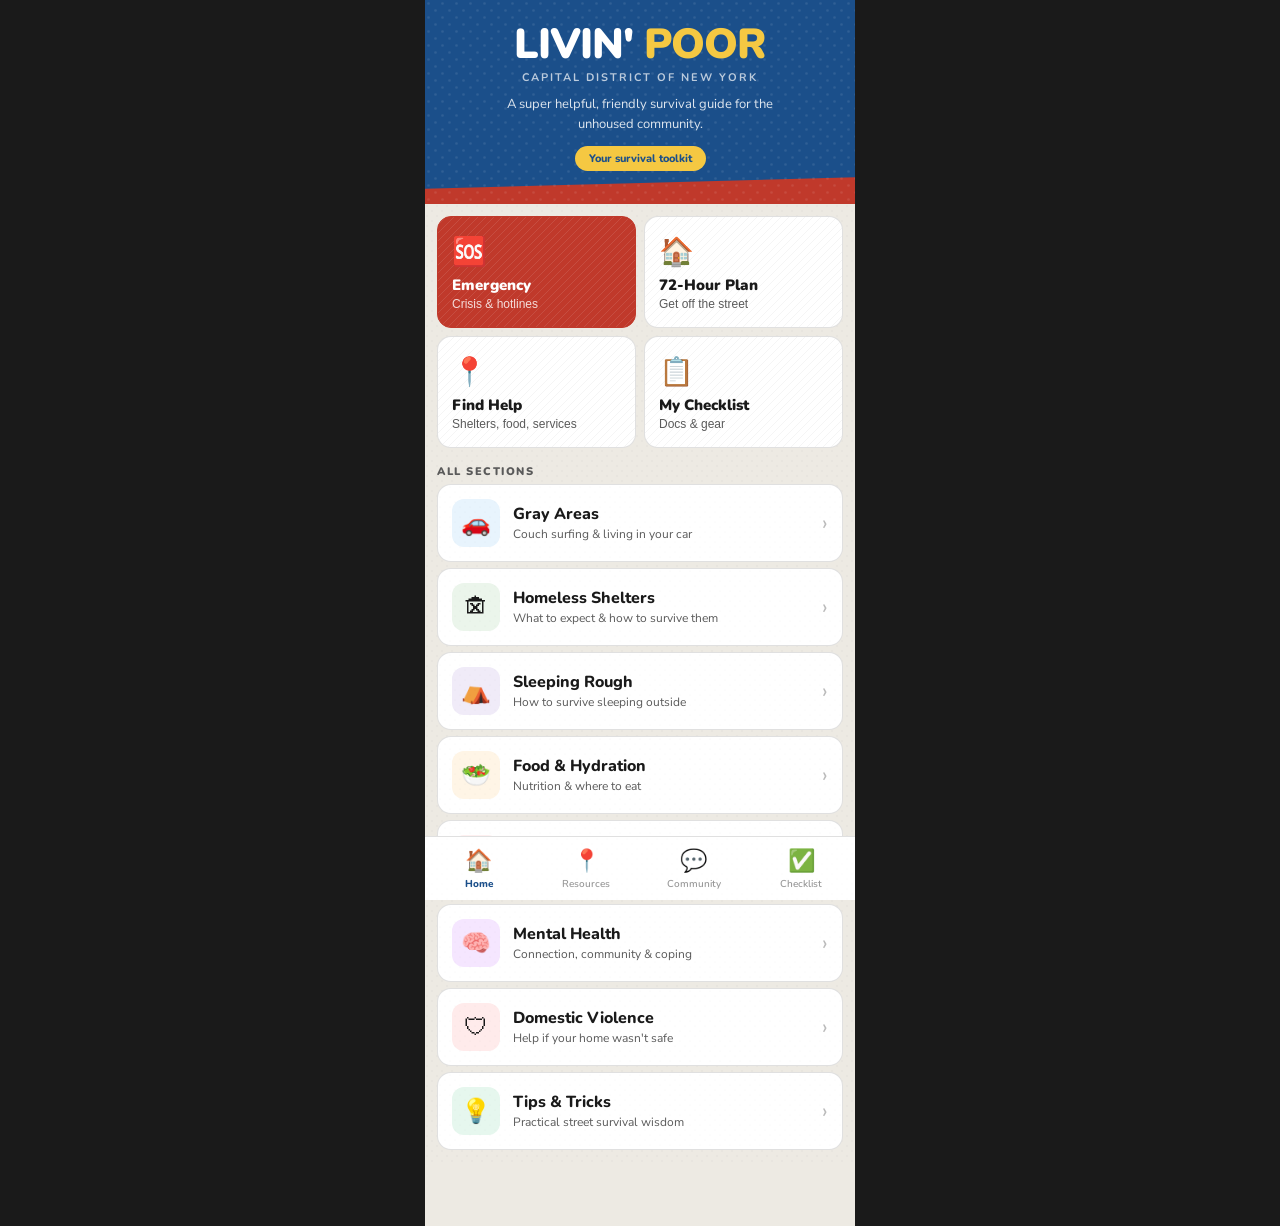
<file: Livin_Poor_App (5) (3).html>
<!DOCTYPE html>
<html lang="en">
<head>
<meta charset="UTF-8">
<meta name="viewport" content="width=device-width, initial-scale=1.0, maximum-scale=1.0">
<meta name="apple-mobile-web-app-capable" content="yes">
<meta name="apple-mobile-web-app-status-bar-style" content="black-translucent">
<title>Livin' Poor — Capital District Survival Guide</title>
<link rel="preconnect" href="https://fonts.googleapis.com">
<link href="https://fonts.googleapis.com/css2?family=Nunito:wght@400;600;700;800;900&family=Nunito+Sans:wght@400;600;700&display=swap" rel="stylesheet">
<style>
:root {
  --blue:#1B4F8A; --blue-dk:#0d3260; --green:#2D7A3A;
  --yellow:#F5C842; --orange:#E8762B; --red:#C0392B;
  --bg:#EDEAE3; --card:#fff; --text:#1a1a1a; --muted:#5a5a5a;
  --border:rgba(0,0,0,0.12);
  --fh:'Nunito',sans-serif; --fb:'Nunito Sans',sans-serif;
}
*{box-sizing:border-box;margin:0;padding:0;-webkit-tap-highlight-color:transparent;}
html,body{font-family:var(--fb);background:#1a1a1a;color:var(--text);height:100%;}
#app{max-width:430px;margin:0 auto;background:var(--bg);min-height:100vh;position:relative;}
.screen{display:none;flex-direction:column;min-height:100vh;}
.screen.active{display:flex;}

/* TEXTURES */
.tx-dots-wh{background-image:url("data:image/svg+xml,%3Csvg xmlns='http://www.w3.org/2000/svg' width='12' height='12'%3E%3Ccircle cx='3' cy='3' r='1.2' fill='rgba(255,255,255,0.1)'/%3E%3Ccircle cx='9' cy='9' r='1.2' fill='rgba(255,255,255,0.1)'/%3E%3C/svg%3E");}
.tx-dots-dk{background-image:url("data:image/svg+xml,%3Csvg xmlns='http://www.w3.org/2000/svg' width='10' height='10'%3E%3Ccircle cx='2' cy='2' r='0.7' fill='rgba(0,0,0,0.05)'/%3E%3Ccircle cx='7' cy='7' r='0.7' fill='rgba(0,0,0,0.05)'/%3E%3C/svg%3E");}

/* PAGE BG */
.page-bg{background-color:var(--bg);background-image:url("data:image/svg+xml,%3Csvg xmlns='http://www.w3.org/2000/svg' width='10' height='10'%3E%3Ccircle cx='2' cy='2' r='0.7' fill='rgba(0,0,0,0.05)'/%3E%3Ccircle cx='7' cy='7' r='0.7' fill='rgba(0,0,0,0.05)'/%3E%3C/svg%3E");flex:1;}

/* TOPBAR */
.topbar{background:var(--blue);color:white;padding:14px 16px 12px;display:flex;align-items:center;gap:10px;position:sticky;top:0;z-index:100;overflow:hidden;}
.topbar::before{content:'';position:absolute;inset:0;background-image:url("data:image/svg+xml,%3Csvg xmlns='http://www.w3.org/2000/svg' width='12' height='12'%3E%3Ccircle cx='3' cy='3' r='1.2' fill='rgba(255,255,255,0.1)'/%3E%3Ccircle cx='9' cy='9' r='1.2' fill='rgba(255,255,255,0.1)'/%3E%3C/svg%3E");pointer-events:none;}
.topbar-back{background:rgba(255,255,255,0.18);border:none;color:white;font-size:18px;width:38px;height:38px;border-radius:8px;cursor:pointer;display:flex;align-items:center;justify-content:center;font-family:var(--fh);flex-shrink:0;position:relative;z-index:1;}
.topbar-title{font-family:var(--fh);font-weight:800;font-size:17px;flex:1;position:relative;z-index:1;line-height:1.2;}
.topbar-action{background:rgba(255,255,255,0.18);border:none;color:white;font-family:var(--fh);font-weight:700;font-size:12px;padding:6px 12px;border-radius:8px;cursor:pointer;position:relative;z-index:1;}

/* HOME HERO */
.home-hero{background:var(--blue);padding:24px 16px 30px;color:white;text-align:center;position:relative;overflow:hidden;}
.home-hero::before{content:'';position:absolute;bottom:-10px;left:-20px;right:-20px;height:28px;background:var(--red);transform:rotate(-1.5deg);z-index:0;}
.home-hero::after{content:'';position:absolute;inset:0;background-image:url("data:image/svg+xml,%3Csvg xmlns='http://www.w3.org/2000/svg' width='14' height='14'%3E%3Ccircle cx='3.5' cy='3.5' r='1.3' fill='rgba(255,255,255,0.09)'/%3E%3Ccircle cx='10.5' cy='10.5' r='1.3' fill='rgba(255,255,255,0.09)'/%3E%3C/svg%3E");pointer-events:none;}
.home-hero>*{position:relative;z-index:1;}
.home-hero h1{font-family:var(--fh);font-weight:900;font-size:42px;letter-spacing:-1px;line-height:1;color:white;}
.home-hero h1 span{color:var(--yellow);}
.home-hero .sub{font-family:var(--fh);font-weight:700;font-size:11px;color:rgba(255,255,255,0.7);margin-top:4px;letter-spacing:2px;text-transform:uppercase;}
.home-hero .tagline{font-size:13px;color:rgba(255,255,255,0.85);margin-top:10px;line-height:1.5;max-width:300px;margin-left:auto;margin-right:auto;}
.tent-badge{background:var(--yellow);color:var(--blue);font-family:var(--fh);font-weight:800;font-size:11px;padding:5px 14px;border-radius:20px;display:inline-block;margin-top:12px;}
.red-rule{height:3px;background:var(--red);}
.red-rule::after{content:'';display:block;height:1px;background:rgba(192,57,43,0.25);}

/* QUICK ACTIONS */
.quick-actions{display:grid;grid-template-columns:repeat(2,1fr);gap:8px;padding:12px 12px 6px;}
.qa-btn{border:1.5px solid var(--border);border-radius:14px;padding:18px 14px 16px;cursor:pointer;text-align:left;background:var(--card);position:relative;overflow:hidden;width:100%;}
.qa-btn::after{content:'';position:absolute;inset:0;background-image:url("data:image/svg+xml,%3Csvg xmlns='http://www.w3.org/2000/svg' width='8' height='8'%3E%3Cpath d='M-1,1 l2,-2 M0,8 l8,-8 M6,10 l4,-4' stroke='rgba(0,0,0,0.04)' stroke-width='1'/%3E%3C/svg%3E");pointer-events:none;}
.qa-btn.urgent{background:var(--red);border-color:var(--red);}
.qa-btn.urgent::after{background-image:url("data:image/svg+xml,%3Csvg xmlns='http://www.w3.org/2000/svg' width='8' height='8'%3E%3Cpath d='M-1,1 l2,-2 M0,8 l8,-8 M6,10 l4,-4' stroke='rgba(255,255,255,0.1)' stroke-width='1'/%3E%3C/svg%3E");}
.qa-icon{font-size:28px;display:block;margin-bottom:8px;position:relative;z-index:1;}
.qa-label{font-family:var(--fh);font-weight:900;font-size:15px;display:block;color:var(--text);position:relative;z-index:1;line-height:1.2;}
.qa-btn.urgent .qa-label,.qa-btn.urgent .qa-desc{color:white;}
.qa-btn.urgent .qa-desc{color:rgba(255,255,255,0.82);}
.qa-desc{font-size:12px;color:var(--muted);margin-top:3px;display:block;position:relative;z-index:1;}

/* SECTION LABEL */
.sec-label{font-family:var(--fh);font-weight:900;font-size:11px;letter-spacing:1.5px;text-transform:uppercase;color:var(--muted);padding:10px 12px 5px;}

/* NAV LIST */
.nav-list{padding:0 12px 12px;display:flex;flex-direction:column;gap:6px;}
.nav-item{background:var(--card);border:1px solid var(--border);border-radius:14px;padding:14px;cursor:pointer;display:flex;align-items:center;gap:13px;position:relative;overflow:hidden;}
.nav-item::after{content:'';position:absolute;inset:0;background-image:url("data:image/svg+xml,%3Csvg xmlns='http://www.w3.org/2000/svg' width='10' height='10'%3E%3Ccircle cx='2' cy='2' r='0.6' fill='rgba(0,0,0,0.04)'/%3E%3Ccircle cx='7' cy='7' r='0.6' fill='rgba(0,0,0,0.04)'/%3E%3C/svg%3E");pointer-events:none;border-radius:inherit;}
.ni-icon{width:48px;height:48px;border-radius:12px;display:flex;align-items:center;justify-content:center;font-size:24px;flex-shrink:0;}
.ni-title{font-family:var(--fh);font-weight:800;font-size:16px;color:var(--text);}
.ni-desc{font-size:12px;color:var(--muted);margin-top:2px;line-height:1.3;}
.nav-arrow{color:#bbb;font-size:22px;flex-shrink:0;}

/* BOTTOM NAV */
.bnav{background:var(--card);border-top:1px solid var(--border);display:flex;position:sticky;bottom:0;z-index:100;overflow:hidden;}
.bnav::after{content:'';position:absolute;inset:0;background-image:url("data:image/svg+xml,%3Csvg xmlns='http://www.w3.org/2000/svg' width='10' height='10'%3E%3Ccircle cx='2' cy='2' r='0.55' fill='rgba(0,0,0,0.025)'/%3E%3Ccircle cx='7' cy='7' r='0.55' fill='rgba(0,0,0,0.025)'/%3E%3C/svg%3E");pointer-events:none;}
.bnav-item{flex:1;display:flex;flex-direction:column;align-items:center;padding:11px 4px 9px;cursor:pointer;border:none;background:none;position:relative;z-index:1;}
.bnav-item.active .bnav-ico{color:var(--blue);}
.bnav-item.active .bnav-lbl{color:var(--blue);font-weight:800;}
.bnav-ico{font-size:22px;color:#999;}
.bnav-lbl{font-family:var(--fh);font-size:10px;font-weight:600;color:#999;margin-top:3px;}

/* SECTION BANNERS */
.section-banner{padding:20px 16px 18px;position:relative;overflow:hidden;}
.section-banner.blue{background:var(--blue);}
.section-banner.green{background:var(--green);}
.section-banner.red{background:var(--red);}
.section-banner.orange{background:var(--orange);}
.section-banner.dark{background:#1a1a1a;}
.section-banner::after{content:'';position:absolute;inset:0;background-image:url("data:image/svg+xml,%3Csvg xmlns='http://www.w3.org/2000/svg' width='14' height='14'%3E%3Ccircle cx='3.5' cy='3.5' r='1.4' fill='rgba(255,255,255,0.08)'/%3E%3Ccircle cx='10.5' cy='10.5' r='1.4' fill='rgba(255,255,255,0.08)'/%3E%3C/svg%3E");pointer-events:none;}
.section-banner::before{content:'';position:absolute;bottom:0;left:0;right:0;height:18px;background-image:url("data:image/svg+xml,%3Csvg xmlns='http://www.w3.org/2000/svg' width='8' height='8'%3E%3Cpath d='M-1,1 l2,-2 M0,8 l8,-8 M6,10 l4,-4' stroke='rgba(0,0,0,0.18)' stroke-width='1.5'/%3E%3C/svg%3E");pointer-events:none;}
.section-banner h2{font-family:var(--fh);font-weight:900;font-size:26px;color:white;line-height:1.1;position:relative;z-index:1;}
.section-banner .lead{font-family:var(--fh);font-weight:700;font-size:13px;color:rgba(255,255,255,0.8);margin-top:6px;line-height:1.4;position:relative;z-index:1;}

/* CONTENT SCROLL */
.cscroll{flex:1;overflow-y:auto;-webkit-overflow-scrolling:touch;}
.pad{padding:16px;}
.mb8{margin-bottom:8px;} .mb16{margin-bottom:16px;} .mb20{margin-bottom:20px;}

/* CARDS */
.card{background:var(--card);border:1px solid var(--border);border-radius:14px;padding:13px 14px;margin-bottom:8px;position:relative;overflow:hidden;}
.card::after{content:'';position:absolute;inset:0;border-radius:inherit;background-image:url("data:image/svg+xml,%3Csvg xmlns='http://www.w3.org/2000/svg' width='10' height='10'%3E%3Ccircle cx='2' cy='2' r='0.6' fill='rgba(0,0,0,0.035)'/%3E%3Ccircle cx='7' cy='7' r='0.6' fill='rgba(0,0,0,0.035)'/%3E%3C/svg%3E");pointer-events:none;}
.card-inner{position:relative;z-index:1;}
.step-card{border-left:4px solid var(--blue);}
.step-card.green{border-left-color:var(--green);}
.step-card.orange{border-left-color:var(--orange);}
.step-card.red-l{border-left-color:var(--red);}
.step-title{font-family:var(--fh);font-weight:800;font-size:14px;color:var(--text);margin-bottom:4px;}
.step-body{font-size:13px;color:var(--muted);line-height:1.55;}

/* PHASE PILLS */
.phase-pill{display:inline-block;border-radius:20px;font-family:var(--fh);font-weight:800;font-size:12px;padding:5px 14px;margin-bottom:10px;color:white;position:relative;overflow:hidden;}
.phase-pill::after{content:'';position:absolute;inset:0;background-image:url("data:image/svg+xml,%3Csvg xmlns='http://www.w3.org/2000/svg' width='8' height='8'%3E%3Cpath d='M-1,1 l2,-2 M0,8 l8,-8 M6,10 l4,-4' stroke='rgba(255,255,255,0.12)' stroke-width='1'/%3E%3C/svg%3E");pointer-events:none;}

/* TIP CARDS */
.tip-card{border-radius:14px;padding:14px 16px;margin-bottom:9px;position:relative;overflow:hidden;}
.tip-card::after{content:'';position:absolute;inset:0;border-radius:inherit;background-image:url("data:image/svg+xml,%3Csvg xmlns='http://www.w3.org/2000/svg' width='8' height='8'%3E%3Cpath d='M-1,1 l2,-2 M0,8 l8,-8 M6,10 l4,-4' stroke='rgba(255,255,255,0.1)' stroke-width='1.2'/%3E%3C/svg%3E");pointer-events:none;}
.tip-num{font-family:var(--fh);font-weight:900;font-size:30px;opacity:0.25;line-height:1;margin-bottom:4px;color:white;position:relative;z-index:1;}
.tip-txt{font-family:var(--fh);font-weight:700;font-size:14px;color:white;line-height:1.5;position:relative;z-index:1;}

/* CHECKLIST */
.check-list{list-style:none;display:flex;flex-direction:column;gap:7px;}
.check-item{display:flex;align-items:flex-start;gap:10px;background:var(--card);border:1px solid var(--border);border-radius:10px;padding:11px 12px;cursor:pointer;position:relative;overflow:hidden;}
.check-item::after{content:'';position:absolute;inset:0;border-radius:inherit;background-image:url("data:image/svg+xml,%3Csvg xmlns='http://www.w3.org/2000/svg' width='10' height='10'%3E%3Ccircle cx='2' cy='2' r='0.55' fill='rgba(0,0,0,0.035)'/%3E%3Ccircle cx='7' cy='7' r='0.55' fill='rgba(0,0,0,0.035)'/%3E%3C/svg%3E");pointer-events:none;}
.check-box{width:24px;height:24px;border-radius:6px;border:2px solid var(--blue);flex-shrink:0;display:flex;align-items:center;justify-content:center;font-size:14px;background:white;margin-top:1px;transition:background 0.15s;position:relative;z-index:1;}
.check-item.checked .check-box{background:var(--green);border-color:var(--green);color:white;}
.check-item.checked .check-lbl{text-decoration:line-through;color:var(--muted);}
.check-lbl{font-family:var(--fh);font-weight:700;font-size:14px;position:relative;z-index:1;}
.check-note{font-size:12px;color:var(--muted);margin-top:3px;line-height:1.4;position:relative;z-index:1;}

/* RESOURCE CARDS */
.res-cat-lbl{font-family:var(--fh);font-weight:800;font-size:11px;letter-spacing:1.2px;text-transform:uppercase;color:var(--muted);margin-bottom:8px;}
.res-card{background:var(--card);border:1px solid var(--border);border-radius:14px;padding:13px 14px;margin-bottom:8px;display:flex;align-items:flex-start;gap:12px;position:relative;overflow:hidden;}
.res-card::after{content:'';position:absolute;inset:0;border-radius:inherit;background-image:url("data:image/svg+xml,%3Csvg xmlns='http://www.w3.org/2000/svg' width='10' height='10'%3E%3Ccircle cx='2' cy='2' r='0.6' fill='rgba(0,0,0,0.03)'/%3E%3Ccircle cx='7' cy='7' r='0.6' fill='rgba(0,0,0,0.03)'/%3E%3C/svg%3E");pointer-events:none;}
.res-icon{width:44px;height:44px;border-radius:10px;display:flex;align-items:center;justify-content:center;font-size:22px;flex-shrink:0;position:relative;z-index:1;}
.res-info{flex:1;position:relative;z-index:1;}
.res-name{font-family:var(--fh);font-weight:800;font-size:15px;color:var(--text);}
.res-addr{font-size:12px;color:var(--muted);margin-top:3px;line-height:1.4;}
.res-btns{display:flex;gap:6px;margin-top:8px;flex-wrap:wrap;}
.res-btn{background:none;border:1.5px solid var(--blue);color:var(--blue);border-radius:8px;font-family:var(--fh);font-weight:700;font-size:12px;padding:6px 10px;cursor:pointer;text-decoration:none;display:inline-block;}
.res-btn.call{background:var(--green);border-color:var(--green);color:white;}

/* ALERTS */
.alert{border-radius:12px;padding:12px 14px;margin-bottom:12px;display:flex;gap:10px;align-items:flex-start;position:relative;overflow:hidden;}
.alert.warn{background:#FFF8E1;border:1.5px solid #E6B800;}
.alert.danger{background:#FDECEC;border:1.5px solid var(--red);}
.alert.info{background:#E8F4FD;border:1.5px solid var(--blue);}
.alert::after{content:'';position:absolute;inset:0;border-radius:inherit;background-image:url("data:image/svg+xml,%3Csvg xmlns='http://www.w3.org/2000/svg' width='10' height='10'%3E%3Ccircle cx='2' cy='2' r='0.6' fill='rgba(0,0,0,0.03)'/%3E%3C/svg%3E");pointer-events:none;}
.alert-icon{font-size:18px;flex-shrink:0;margin-top:1px;position:relative;z-index:1;}
.alert-txt{font-size:13px;line-height:1.5;color:#2a2a2a;position:relative;z-index:1;}
.alert-txt strong{font-family:var(--fh);font-weight:800;display:block;margin-bottom:2px;}

/* INFO ROWS */
.info-row{display:flex;align-items:flex-start;gap:10px;padding:11px 0;border-bottom:1px solid var(--border);}
.info-row:last-child{border-bottom:none;}
.info-ico{font-size:20px;flex-shrink:0;width:28px;text-align:center;}
.info-lbl{font-family:var(--fh);font-weight:800;font-size:14px;color:var(--text);}
.info-val{font-size:12px;color:var(--muted);margin-top:2px;line-height:1.4;}

/* COMMUNITY BOARD */
.board-compose{background:var(--card);border-bottom:1px solid var(--border);padding:14px 16px;position:relative;overflow:hidden;}
.board-compose::after{content:'';position:absolute;inset:0;background-image:url("data:image/svg+xml,%3Csvg xmlns='http://www.w3.org/2000/svg' width='10' height='10'%3E%3Ccircle cx='2' cy='2' r='0.6' fill='rgba(0,0,0,0.03)'/%3E%3Ccircle cx='7' cy='7' r='0.6' fill='rgba(0,0,0,0.03)'/%3E%3C/svg%3E");pointer-events:none;}
.compose-lbl{font-family:var(--fh);font-weight:800;font-size:13px;color:var(--blue);margin-bottom:8px;position:relative;z-index:1;}
.compose-area{width:100%;border:1.5px solid var(--border);border-radius:10px;padding:10px 12px;font-family:var(--fb);font-size:15px;color:var(--text);resize:none;min-height:72px;background:var(--bg);outline:none;position:relative;z-index:1;-webkit-appearance:none;}
.compose-area:focus{border-color:var(--blue);}
.compose-foot{display:flex;align-items:center;justify-content:space-between;margin-top:8px;position:relative;z-index:1;}
.compose-hint{font-size:11px;color:var(--muted);}
.compose-submit{background:var(--blue);color:white;border:none;border-radius:10px;font-family:var(--fh);font-weight:800;font-size:14px;padding:10px 18px;cursor:pointer;}
.board-feed{padding:12px 16px;display:flex;flex-direction:column;gap:9px;}
.post{background:var(--card);border:1px solid var(--border);border-radius:14px;padding:13px 14px;position:relative;overflow:hidden;}
.post::before{content:'';position:absolute;top:0;left:0;bottom:0;width:3px;background:var(--blue);}
.post.pinned::before{background:var(--orange);}
.post::after{content:'';position:absolute;inset:0;border-radius:inherit;background-image:url("data:image/svg+xml,%3Csvg xmlns='http://www.w3.org/2000/svg' width='12' height='12'%3E%3Ccircle cx='3' cy='3' r='0.9' fill='rgba(0,0,0,0.03)'/%3E%3Ccircle cx='9' cy='9' r='0.9' fill='rgba(0,0,0,0.03)'/%3E%3C/svg%3E");pointer-events:none;}
.post-inner{position:relative;z-index:1;}
.post-hdr{display:flex;align-items:center;gap:8px;margin-bottom:8px;}
.post-av{width:34px;height:34px;border-radius:50%;display:flex;align-items:center;justify-content:center;font-family:var(--fh);font-weight:900;font-size:14px;color:white;flex-shrink:0;}
.post-name{font-family:var(--fh);font-weight:800;font-size:13px;color:var(--text);}
.post-time{font-size:11px;color:var(--muted);}
.admin-badge{background:var(--blue);color:white;font-family:var(--fh);font-weight:700;font-size:10px;padding:2px 7px;border-radius:20px;}
.pin-badge{background:var(--orange);color:white;font-family:var(--fh);font-weight:700;font-size:10px;padding:2px 7px;border-radius:6px;display:inline-block;margin-bottom:6px;}
.post-body{font-size:14px;line-height:1.6;color:var(--text);}
.post-acts{display:flex;gap:7px;margin-top:10px;}
.post-btn{background:none;border:1px solid var(--border);border-radius:8px;font-family:var(--fh);font-weight:700;font-size:12px;color:var(--muted);padding:5px 12px;cursor:pointer;}

/* ADMIN */
.fld-lbl{font-family:var(--fh);font-weight:700;font-size:13px;color:var(--text);margin-bottom:6px;display:block;}
.fld-in{width:100%;border:1.5px solid var(--border);border-radius:10px;padding:12px 14px;font-family:var(--fb);font-size:16px;color:var(--text);background:var(--card);outline:none;-webkit-appearance:none;}
.fld-in:focus{border-color:var(--blue);}
.login-btn{width:100%;background:var(--blue);color:white;border:none;border-radius:12px;font-family:var(--fh);font-weight:800;font-size:16px;padding:15px;cursor:pointer;margin-top:8px;}
.admin-stats{display:grid;grid-template-columns:repeat(2,1fr);gap:9px;margin-bottom:18px;}
.admin-stat{background:var(--card);border:1px solid var(--border);border-radius:12px;padding:14px;text-align:center;position:relative;overflow:hidden;}
.admin-stat::after{content:'';position:absolute;inset:0;background-image:url("data:image/svg+xml,%3Csvg xmlns='http://www.w3.org/2000/svg' width='10' height='10'%3E%3Ccircle cx='2' cy='2' r='0.6' fill='rgba(0,0,0,0.03)'/%3E%3Ccircle cx='7' cy='7' r='0.6' fill='rgba(0,0,0,0.03)'/%3E%3C/svg%3E");pointer-events:none;}
.admin-num{font-family:var(--fh);font-weight:900;font-size:30px;color:var(--blue);position:relative;z-index:1;}
.admin-nlbl{font-size:12px;color:var(--muted);margin-top:2px;position:relative;z-index:1;}
.admin-row{background:var(--card);border:1px solid var(--border);border-radius:12px;padding:12px 13px;margin-bottom:8px;position:relative;overflow:hidden;}
.admin-row::after{content:'';position:absolute;inset:0;background-image:url("data:image/svg+xml,%3Csvg xmlns='http://www.w3.org/2000/svg' width='10' height='10'%3E%3Ccircle cx='2' cy='2' r='0.55' fill='rgba(0,0,0,0.025)'/%3E%3C/svg%3E");pointer-events:none;}
.admin-preview{font-size:13px;color:var(--text);margin-bottom:6px;line-height:1.5;position:relative;z-index:1;}
.admin-meta{font-size:11px;color:var(--muted);margin-bottom:7px;position:relative;z-index:1;}
.admin-btns{display:flex;gap:6px;position:relative;z-index:1;}
.adm-btn{background:none;border:1px solid var(--border);border-radius:7px;font-size:12px;font-family:var(--fh);font-weight:700;padding:5px 12px;cursor:pointer;color:var(--muted);}
.adm-btn.del{border-color:var(--red);color:var(--red);}
.adm-btn.pin{border-color:var(--orange);color:var(--orange);}
.admin-sec-title{font-family:var(--fh);font-weight:900;font-size:17px;color:var(--blue);margin-bottom:12px;}
.body-txt{font-size:14px;line-height:1.7;color:var(--text);margin-bottom:12px;}
.tag{display:inline-block;background:rgba(27,79,138,0.1);color:var(--blue);font-family:var(--fh);font-weight:700;font-size:11px;padding:3px 10px;border-radius:20px;margin:2px 3px 2px 0;}
.tag.grn{background:rgba(45,122,58,0.12);color:var(--green);}
.tag.org{background:rgba(232,118,43,0.12);color:var(--orange);}
</style>
</head>
<body>
<div id="app">

<!-- ═══════════════ HOME ═══════════════ -->
<div class="screen active" id="s-home">
  <div class="home-hero">
    <h1>LIVIN' <span>POOR</span></h1>
    <div class="sub">Capital District of New York</div>
    <p class="tagline">A super helpful, friendly survival guide for the unhoused community.</p>
    <span class="tent-badge">Your survival toolkit</span>
  </div>
  <div class="red-rule"></div>
  <div class="page-bg">
    <div class="quick-actions">
      <button class="qa-btn urgent" onclick="go('s-emergency')">
        <span class="qa-icon">🆘</span>
        <span class="qa-label">Emergency</span>
        <span class="qa-desc">Crisis &amp; hotlines</span>
      </button>
      <button class="qa-btn" onclick="go('s-rehousing')">
        <span class="qa-icon">🏠</span>
        <span class="qa-label">72-Hour Plan</span>
        <span class="qa-desc">Get off the street</span>
      </button>
      <button class="qa-btn" onclick="go('s-resources')">
        <span class="qa-icon">📍</span>
        <span class="qa-label">Find Help</span>
        <span class="qa-desc">Shelters, food, services</span>
      </button>
      <button class="qa-btn" onclick="go('s-docs')">
        <span class="qa-icon">📋</span>
        <span class="qa-label">My Checklist</span>
        <span class="qa-desc">Docs &amp; gear</span>
      </button>
    </div>
    <div class="sec-label">All Sections</div>
    <div class="nav-list">
      <div class="nav-item" onclick="go('s-gray')"><div class="ni-icon" style="background:#E8F4FD;">🚗</div><div style="flex:1;"><div class="ni-title">Gray Areas</div><div class="ni-desc">Couch surfing &amp; living in your car</div></div><span class="nav-arrow">›</span></div>
      <div class="nav-item" onclick="go('s-shelters')"><div class="ni-icon" style="background:#EBF5EB;">🏚</div><div style="flex:1;"><div class="ni-title">Homeless Shelters</div><div class="ni-desc">What to expect &amp; how to survive them</div></div><span class="nav-arrow">›</span></div>
      <div class="nav-item" onclick="go('s-sleeping')"><div class="ni-icon" style="background:#F0EBF8;">⛺</div><div style="flex:1;"><div class="ni-title">Sleeping Rough</div><div class="ni-desc">How to survive sleeping outside</div></div><span class="nav-arrow">›</span></div>
      <div class="nav-item" onclick="go('s-food')"><div class="ni-icon" style="background:#FFF5E6;">🥗</div><div style="flex:1;"><div class="ni-title">Food &amp; Hydration</div><div class="ni-desc">Nutrition &amp; where to eat</div></div><span class="nav-arrow">›</span></div>
      <div class="nav-item" onclick="go('s-health')"><div class="ni-icon" style="background:#FEF0F0;">❤️</div><div style="flex:1;"><div class="ni-title">Health &amp; Hygiene</div><div class="ni-desc">Take care of your body</div></div><span class="nav-arrow">›</span></div>
      <div class="nav-item" onclick="go('s-mental')"><div class="ni-icon" style="background:#F5E6FF;">🧠</div><div style="flex:1;"><div class="ni-title">Mental Health</div><div class="ni-desc">Connection, community &amp; coping</div></div><span class="nav-arrow">›</span></div>
      <div class="nav-item" onclick="go('s-dv')"><div class="ni-icon" style="background:#FFEBEB;">🛡</div><div style="flex:1;"><div class="ni-title">Domestic Violence</div><div class="ni-desc">Help if your home wasn't safe</div></div><span class="nav-arrow">›</span></div>
      <div class="nav-item" onclick="go('s-tips')"><div class="ni-icon" style="background:#E6F7EE;">💡</div><div style="flex:1;"><div class="ni-title">Tips &amp; Tricks</div><div class="ni-desc">Practical street survival wisdom</div></div><span class="nav-arrow">›</span></div>
    </div>
  </div>
  <div class="bnav">
    <button class="bnav-item active" onclick="go('s-home')"><span class="bnav-ico">🏠</span><span class="bnav-lbl">Home</span></button>
    <button class="bnav-item" onclick="go('s-resources')"><span class="bnav-ico">📍</span><span class="bnav-lbl">Resources</span></button>
    <button class="bnav-item" onclick="go('s-board')"><span class="bnav-ico">💬</span><span class="bnav-lbl">Community</span></button>
    <button class="bnav-item" onclick="go('s-docs')"><span class="bnav-ico">✅</span><span class="bnav-lbl">Checklist</span></button>
  </div>
</div>

<!-- ═══════════════ EMERGENCY ═══════════════ -->
<div class="screen" id="s-emergency">
  <div class="topbar"><button class="topbar-back" onclick="back()">←</button><div class="topbar-title">Emergency Help</div></div>
  <div class="section-banner red"><h2>🆘 Emergency Help</h2><div class="lead">If you are in danger right now — call 911 immediately.</div></div>
  <div class="page-bg pad cscroll">
    <div class="alert danger mb8"><span class="alert-icon">⚠️</span><div class="alert-txt"><strong>In immediate danger?</strong>Call 911 right now. Do not wait.</div></div>
    <div class="res-card mb8" style="border-left:4px solid #C0392B;border-radius:14px;"><div class="res-icon" style="background:#FFEBEB;">📞</div><div class="res-info"><div class="res-name">Unity House DV Hotline</div><div class="res-addr">Domestic &amp; Sexual Violence — 24 hours, anonymous, collect calls accepted</div><div class="res-btns"><a class="res-btn call" href="tel:5182722370">Call (518) 272-2370</a><a class="res-btn" href="sms:5187206161">Text (518) 720-6161</a></div></div></div>
    <div class="res-card mb8" style="border-left:4px solid var(--blue);border-radius:14px;"><div class="res-icon" style="background:#E8F4FD;">🏥</div><div class="res-info"><div class="res-name">National Rehab Hotline</div><div class="res-addr">Substance abuse &amp; mental health crisis</div><div class="res-btns"><a class="res-btn call" href="tel:18008889773">Call Now</a></div></div></div>
    <div class="res-card" style="border-left:4px solid var(--orange);border-radius:14px;"><div class="res-icon" style="background:#FFF5E6;">❄️</div><div class="res-info"><div class="res-name">Code Blue Shelter Alert</div><div class="res-addr">Extra shelters open below 32°F. In freezing weather you can die within hours. Find shelter immediately.</div></div></div>
  </div>
</div>

<!-- ═══════════════ 72-HOUR ═══════════════ -->
<div class="screen" id="s-rehousing">
  <div class="topbar"><button class="topbar-back" onclick="back()">←</button><div class="topbar-title">72-Hour Rehousing Plan</div></div>
  <div class="section-banner blue"><h2>72-Hour Plan</h2><div class="lead">Don't panic. Here is what to do right now, step by step.</div></div>
  <div class="page-bg pad cscroll">
    <div class="mb20">
      <div class="phase-pill" style="background:var(--blue);">Within 24 Hours</div>
      <div class="card step-card mb8"><div class="card-inner"><div class="step-title">Breathe. Take physical action to calm down.</div><div class="step-body">Two sharp inhales, one long exhale. Or blow warm breath on the back of your upturned thumb. Repeat as much as you need.</div></div></div>
      <div class="card step-card mb8"><div class="card-inner"><div class="step-title">Gather your documents</div><div class="step-body">Put them in a folder. Birth certificate, Social Security card, insurance cards, library card.</div></div></div>
      <div class="card step-card mb8"><div class="card-inner"><div class="step-title">Do NOT drink or use drugs today</div><div class="step-body">Even if you normally do. You need a clear head for the next 72 hours. What you do after that is up to you.</div></div></div>
      <div class="card step-card mb8"><div class="card-inner"><div class="step-title">Buy a notebook and two pens</div><div class="step-body">Write everything down. Don't trust your memory right now. When people see you taking notes, they'll be more honest with you.</div></div></div>
      <div class="card step-card mb8"><div class="card-inner"><div class="step-title">Write down all nearby WiFi spots</div><div class="step-body">Libraries, McDonald's, some supermarkets. These are your lifelines.</div></div></div>
    </div>
    <div class="mb20">
      <div class="phase-pill" style="background:var(--green);">Within 48 Hours</div>
      <div class="card step-card green mb8"><div class="card-inner"><div class="step-title">Go to your local Dept. of Social Services</div><div class="step-body">They have emergency money and resources. Be patient and calm — you get more flies with honey than with vinegar.</div></div></div>
      <div class="card step-card green mb8"><div class="card-inner"><div class="step-title">Find a homeless shelter or assistance org</div><div class="step-body">Go early. Sign up for the waiting list. Ask about employment services, showers, and bus passes.</div></div></div>
      <div class="card step-card green mb8"><div class="card-inner"><div class="step-title">Get a mailing address</div><div class="step-body">P.O. Box works. Better: a "business address" at UPS or FedEx. You need a real street address for job applications.</div></div></div>
      <div class="card step-card green mb8"><div class="card-inner"><div class="step-title">Connect with a church</div><div class="step-body">Explain what happened. Don't ask for anything. Reach out to people you trust.</div></div></div>
    </div>
    <div class="mb20">
      <div class="phase-pill" style="background:var(--orange);">Within 72 Hours</div>
      <div class="card step-card orange mb8"><div class="card-inner"><div class="step-title">Get the cheapest phone you can find</div><div class="step-body">Make sure it supports WiFi so you can text and access the internet even without minutes.</div></div></div>
      <div class="card step-card orange mb8"><div class="card-inner"><div class="step-title">Understand: getting things is easier than getting money</div><div class="step-body">Non-profits get discounts on supplies. There's less stigma giving items than cash. Ask for items, not money.</div></div></div>
      <div class="card step-card orange mb8"><div class="card-inner"><div class="step-title">If you work or DSS is helping — don't look for an apartment yet</div><div class="step-body">Look for a private room. Landlords sometimes rent individual rooms — cheaper, with kitchen and bathroom access.</div></div></div>
    </div>
  </div>
</div>

<!-- ═══════════════ DOCS / CHECKLIST ═══════════════ -->
<div class="screen" id="s-docs">
  <div class="topbar"><button class="topbar-back" onclick="back()">←</button><div class="topbar-title">Documents &amp; Gear</div></div>
  <div class="section-banner dark"><h2>📋 Documents &amp; Gear</h2><div class="lead">Tap items to check them off. Documents can mean the difference between getting help or not.</div></div>
  <div class="page-bg pad cscroll">
    <div class="sec-label" style="padding:0 0 8px;">Essential Documents</div>
    <ul class="check-list mb20">
      <li class="check-item" onclick="chk(this)"><div class="check-box"></div><div><div class="check-lbl">Birth Certificate</div><div class="check-note">Hard to replace without other ID. Social services can help you get it.</div></div></li>
      <li class="check-item" onclick="chk(this)"><div class="check-box"></div><div><div class="check-lbl">Social Security Card</div><div class="check-note">Social service organizations can help you navigate getting this.</div></div></li>
      <li class="check-item" onclick="chk(this)"><div class="check-box"></div><div><div class="check-lbl">Driver's License or State ID</div><div class="check-note">Need birth cert + SSN card + mailing address to get this.</div></div></li>
      <li class="check-item" onclick="chk(this)"><div class="check-box"></div><div><div class="check-lbl">Medical Insurance Card</div><div class="check-note">Medicaid or Medicare card.</div></div></li>
      <li class="check-item" onclick="chk(this)"><div class="check-box"></div><div><div class="check-lbl">Medical Info Sheet</div><div class="check-note">Your conditions, past procedures, medications. Keep this on your person.</div></div></li>
      <li class="check-item" onclick="chk(this)"><div class="check-box"></div><div><div class="check-lbl">Library Card</div><div class="check-note">Easy to get. Gives you WiFi, computer access, and a safe warm place.</div></div></li>
    </ul>
    <div class="sec-label" style="padding:0 0 8px;">Backpack Wishlist</div>
    <ul class="check-list">
      <li class="check-item" onclick="chk(this)"><div class="check-box"></div><div><div class="check-lbl">Sleeping bag</div><div class="check-note">In a pinch, a solar/mylar blanket works.</div></div></li>
      <li class="check-item" onclick="chk(this)"><div class="check-box"></div><div><div class="check-lbl">Multi-tool</div><div class="check-note">Mid-grade. Everything you get should be replaceable.</div></div></li>
      <li class="check-item" onclick="chk(this)"><div class="check-box"></div><div><div class="check-lbl">Folding knife (under 4")</div><div class="check-note">For cutting cord and various uses. Keep in backpack, not on your person.</div></div></li>
      <li class="check-item" onclick="chk(this)"><div class="check-box"></div><div><div class="check-lbl">Lighter and matches</div><div class="check-note">Long barbecue lighter + strike-anywhere matches.</div></div></li>
      <li class="check-item" onclick="chk(this)"><div class="check-box"></div><div><div class="check-lbl">Sturdy can opener</div><div class="check-note">Get a good one. It has to actually work.</div></div></li>
      <li class="check-item" onclick="chk(this)"><div class="check-box"></div><div><div class="check-lbl">First aid kit</div><div class="check-note">Bandages, gauze, tweezers, antibiotic ointment, alcohol pads, pain relievers.</div></div></li>
      <li class="check-item" onclick="chk(this)"><div class="check-box"></div><div><div class="check-lbl">Plastic tumbler with lid and straw</div><div class="check-note">Always have water on you.</div></div></li>
      <li class="check-item" onclick="chk(this)"><div class="check-box"></div><div><div class="check-lbl">Two Sterno cans</div><div class="check-note">For heating foods that are better warm.</div></div></li>
      <li class="check-item" onclick="chk(this)"><div class="check-box"></div><div><div class="check-lbl">Notebook and pens</div><div class="check-note">Write everything down. Don't trust your memory.</div></div></li>
    </ul>
  </div>
  <div class="bnav">
    <button class="bnav-item" onclick="go('s-home')"><span class="bnav-ico">🏠</span><span class="bnav-lbl">Home</span></button>
    <button class="bnav-item" onclick="go('s-resources')"><span class="bnav-ico">📍</span><span class="bnav-lbl">Resources</span></button>
    <button class="bnav-item" onclick="go('s-board')"><span class="bnav-ico">💬</span><span class="bnav-lbl">Community</span></button>
    <button class="bnav-item active"><span class="bnav-ico">✅</span><span class="bnav-lbl">Checklist</span></button>
  </div>
</div>

<!-- ═══════════════ RESOURCES ═══════════════ -->
<div class="screen" id="s-resources">
  <div class="topbar"><button class="topbar-back" onclick="back()">←</button><div class="topbar-title">Find Help Near You</div></div>
  <div class="section-banner green"><h2>📍 Find Help</h2><div class="lead">Albany · Troy · Schenectady · Saratoga</div></div>
  <div class="page-bg pad cscroll">
    <div class="res-cat-lbl mb8">🍽 Food Resources</div>
    <div class="res-card"><div class="res-icon" style="background:#FFF5E6;">🍲</div><div class="res-info"><div class="res-name">FOCUS Churches Food Pantry</div><div class="res-addr">275 State St, Albany, NY 12210</div><div class="res-btns"><a class="res-btn call" href="tel:5184654200">📞 Call</a><a class="res-btn" href="https://maps.apple.com/?q=275+State+St+Albany+NY">🗺 Directions</a></div></div></div>
    <div class="res-card"><div class="res-icon" style="background:#EBF5EB;">🥘</div><div class="res-info"><div class="res-name">Unity House Food Pantry</div><div class="res-addr">2431 6th Ave, Troy, NY 12180</div><div class="res-btns"><a class="res-btn call" href="tel:5182721000">📞 Call</a><a class="res-btn" href="https://maps.apple.com/?q=2431+6th+Ave+Troy+NY">🗺 Directions</a></div></div></div>
    <div class="res-card"><div class="res-icon" style="background:#FFF5E6;">🏬</div><div class="res-info"><div class="res-name">Bethesda House Food Pantry</div><div class="res-addr">834 State St, Schenectady, NY 12307</div><div class="res-btns"><a class="res-btn call" href="tel:5183747873">📞 (518) 374-7873</a></div></div></div>
    <div class="res-card mb16"><div class="res-icon" style="background:#E8F4FD;">🏦</div><div class="res-info"><div class="res-name">Regional Food Bank of NENY</div><div class="res-addr">965 Albany Shaker Rd, Latham, NY 12110</div><div class="res-btns"><a class="res-btn call" href="tel:5184584760">📞 Call</a></div></div></div>

    <div class="res-cat-lbl mb8">🏛 Dept. of Social Services</div>
    <div class="res-card"><div class="res-icon" style="background:#E8F4FD;">🏛</div><div class="res-info"><div class="res-name">Albany County DSS</div><div class="res-addr">162 Washington Ave, Albany NY 12203</div><div class="res-btns"><a class="res-btn call" href="tel:5184657282">📞 (518) 465-7282</a></div></div></div>
    <div class="res-card"><div class="res-icon" style="background:#EBF5EB;">🏛</div><div class="res-info"><div class="res-name">Rensselaer County DSS</div><div class="res-addr">1229 Seventh Ave, Troy NY 12180</div><div class="res-btns"><a class="res-btn call" href="tel:5182726008">📞 (518) 272-6008</a></div></div></div>
    <div class="res-card"><div class="res-icon" style="background:#F5E6FF;">🏛</div><div class="res-info"><div class="res-name">Schenectady County DSS</div><div class="res-addr">245 Jay St, Schenectady NY 12306</div><div class="res-btns"><a class="res-btn call" href="tel:5185558712">📞 (518) 555-8712</a></div></div></div>
    <div class="res-card mb16"><div class="res-icon" style="background:#FFF5E6;">🏛</div><div class="res-info"><div class="res-name">Saratoga County DSS</div><div class="res-addr">152 W High St, Ballston Spa NY 12020</div><div class="res-btns"><a class="res-btn call" href="tel:5185558712">📞 (518) 555-8712</a></div></div></div>

    <div class="res-cat-lbl mb8">🏚 Area Shelters</div>
    <div class="res-card"><div class="res-icon" style="background:#EBF5EB;">⛪</div><div class="res-info"><div class="res-name">City Mission</div><div class="res-addr">425 Hamilton St, Schenectady NY 12305</div><div class="res-btns"><a class="res-btn call" href="tel:5183889083">📞 Call</a></div></div></div>
    <div class="res-card"><div class="res-icon" style="background:#E8F4FD;">🏠</div><div class="res-info"><div class="res-name">Outreach Shelter</div><div class="res-addr">123 Main St S, Schenectady NY</div><div class="res-btns"><a class="res-btn call" href="tel:5183889083">📞 (518) 388-9083</a></div></div></div>
    <div class="res-card"><div class="res-icon" style="background:#FFF5E6;">✝️</div><div class="res-info"><div class="res-name">St. Joseph's</div><div class="res-addr">123 Main Street, Schenectady NY</div><div class="res-btns"><a class="res-btn call" href="tel:5183889083">📞 (518) 388-9083</a></div></div></div>
    <div class="res-card mb16"><div class="res-icon" style="background:#EBF5EB;">🌅</div><div class="res-info"><div class="res-name">Morning Harvest</div><div class="res-addr">123 Main Street, Schenectady NY</div><div class="res-btns"><a class="res-btn call" href="tel:5183889083">📞 (518) 388-9083</a></div></div></div>

    <div class="res-cat-lbl mb8">🧠 Mental Health &amp; Substance Use</div>
    <div class="res-card"><div class="res-icon" style="background:#F5E6FF;">💊</div><div class="res-info"><div class="res-name">SPARC — St. Peter's Addiction Recovery</div><div class="res-addr">Cohoes, NY — substance abuse rehab</div><div class="res-btns"><a class="res-btn" href="https://sparc-st-peters-addiction-recovery-center-cohoes.com">🌐 Website</a></div></div></div>
    <div class="res-card"><div class="res-icon" style="background:#E8F4FD;">🧠</div><div class="res-info"><div class="res-name">NAMI</div><div class="res-addr">nami.org — Advocacy &amp; Direct Services</div><div class="res-btns"><a class="res-btn" href="https://www.nami.org">🌐 nami.org</a></div></div></div>
    <div class="res-card mb16"><div class="res-icon" style="background:#EBF5EB;">📱</div><div class="res-info"><div class="res-name">NYS OASAS Hopeline</div><div class="res-addr">oasas.ny.gov/hopeline</div><div class="res-btns"><a class="res-btn call" href="tel:18774662835">📞 Hopeline</a></div></div></div>

    <div class="res-cat-lbl mb8">🛡 Community Help</div>
    <div class="res-card"><div class="res-icon" style="background:#FFEBEB;">⚖️</div><div class="res-info"><div class="res-name">Legal Help</div><div class="res-addr">2476 Continental St, Albany NY 12204</div><div class="res-btns"><a class="res-btn call" href="tel:5182357282">📞 (518) 235-7282</a></div></div></div>
    <div class="res-card"><div class="res-icon" style="background:#E8F4FD;">💊</div><div class="res-info"><div class="res-name">Medicine of the Capital District</div><div class="res-addr">1854 Route 9, Clifton Park NY 12065</div><div class="res-btns"><a class="res-btn call" href="tel:5185837832">📞 (518) 583-7832</a></div></div></div>
    <div class="res-card"><div class="res-icon" style="background:#EBF5EB;">👕</div><div class="res-info"><div class="res-name">Clothing of the Capital District</div><div class="res-addr">1854 Route 9, Clifton Park NY 12065</div><div class="res-btns"><a class="res-btn call" href="tel:5185837832">📞 (518) 583-7832</a></div></div></div>
    <div class="res-card"><div class="res-icon" style="background:#FFF5E6;">🛋</div><div class="res-info"><div class="res-name">Furniture of the Capital District</div><div class="res-addr">1854 Route 9, Clifton Park NY 12065</div><div class="res-btns"><a class="res-btn call" href="tel:5185837832">📞 (518) 583-7832</a></div></div></div>
    <div class="res-card"><div class="res-icon" style="background:#F5E6FF;">🐾</div><div class="res-info"><div class="res-name">Pet Vaccinations</div><div class="res-addr">2476 Continental St, Albany NY 12204</div><div class="res-btns"><a class="res-btn call" href="tel:5182357282">📞 (518) 235-7282</a></div></div></div>
    <div class="res-card"><div class="res-icon" style="background:#E8F4FD;">📱</div><div class="res-info"><div class="res-name">Phones &amp; Chargers</div><div class="res-addr">2476 Continental St, Albany NY 12204</div><div class="res-btns"><a class="res-btn call" href="tel:5182357282">📞 (518) 235-7282</a></div></div></div>
    <div class="res-card mb8"><div class="res-icon" style="background:#EBF5EB;">🚿</div><div class="res-info"><div class="res-name">Showers</div><div class="res-addr">2476 Continental St, Albany NY 12204</div><div class="res-btns"><a class="res-btn call" href="tel:5182357282">📞 (518) 235-7282</a></div></div></div>
  </div>
  <div class="bnav">
    <button class="bnav-item" onclick="go('s-home')"><span class="bnav-ico">🏠</span><span class="bnav-lbl">Home</span></button>
    <button class="bnav-item active"><span class="bnav-ico">📍</span><span class="bnav-lbl">Resources</span></button>
    <button class="bnav-item" onclick="go('s-board')"><span class="bnav-ico">💬</span><span class="bnav-lbl">Community</span></button>
    <button class="bnav-item" onclick="go('s-docs')"><span class="bnav-ico">✅</span><span class="bnav-lbl">Checklist</span></button>
  </div>
</div>

<!-- ═══════════════ GRAY AREAS ═══════════════ -->
<div class="screen" id="s-gray">
  <div class="topbar"><button class="topbar-back" onclick="back()">←</button><div class="topbar-title">Gray Areas</div></div>
  <div class="section-banner" style="background:#1a1a1a;"><h2>🚗 Gray Areas</h2><div class="lead">Not all homelessness is sleeping on a park bench. You may have cushions.</div></div>
  <div class="page-bg pad cscroll">
    <p class="body-txt">About 45,000–67,500 people currently live in their cars. 75% of unsheltered people couchsurfed in the year before. The overriding principle: be as inconspicuous as possible.</p>
    <div class="sec-label" style="padding:0 0 8px;">If You're Couch Surfing</div>
    <div class="tip-card" style="background:var(--blue);"><div class="tip-num">01</div><div class="tip-txt">Leave no trace. Clean up immediately. Make it look like you're not there. Give your host privacy.</div></div>
    <div class="tip-card" style="background:var(--green);"><div class="tip-num">02</div><div class="tip-txt">Don't keep asking. Ask for only one general thing from each person in your support network. Prevents burnout.</div></div>
    <div class="tip-card" style="background:var(--orange);"><div class="tip-num">03</div><div class="tip-txt">Report progress. Keep your host updated on steps toward housing. Stick to progress in leaving.</div></div>
    <div class="sec-label" style="padding:12px 0 8px;">If You're Living in Your Car</div>
    <div class="info-row"><span class="info-ico">📋</span><div><div class="info-lbl">Keep registration and inspection current</div><div class="info-val">A legal-looking car is invisible to police.</div></div></div>
    <div class="info-row"><span class="info-ico">🚗</span><div><div class="info-lbl">Move the car every night</div><div class="info-val">Stay in commercial areas, not residential neighborhoods.</div></div></div>
    <div class="info-row"><span class="info-ico">🌙</span><div><div class="info-lbl">Slight window tint helps</div><div class="info-val">People have to actively stare to notice someone sleeping inside.</div></div></div>
    <div class="info-row"><span class="info-ico">👔</span><div><div class="info-lbl">Library card + thrift store business casual</div><div class="info-val">Walk anywhere in a commercial area and no one gives you a second look.</div></div></div>
  </div>
</div>

<!-- ═══════════════ SHELTERS ═══════════════ -->
<div class="screen" id="s-shelters">
  <div class="topbar"><button class="topbar-back" onclick="back()">←</button><div class="topbar-title">Homeless Shelters</div></div>
  <div class="section-banner" style="background:#2D4A1E;"><h2>🏚 Homeless Shelters</h2><div class="lead">What to expect and how to survive them.</div></div>
  <div class="page-bg pad cscroll">
    <div class="alert warn mb8"><span class="alert-icon">📌</span><div class="alert-txt"><strong>Go early.</strong> Shelters fill up. Show up at opening time to sign up for a bed. The early bird catches the worm.</div></div>
    <p class="body-txt">Shelters aren't easy. Everything people deal with on the street comes into an enclosed space. Things get stolen. People fight. But the workers there pull miracles from nothing every day.</p>
    <div class="sec-label" style="padding:0 0 8px;">5 Ways to Survive a Shelter</div>
    <div class="tip-card" style="background:var(--blue);"><div class="tip-num">1</div><div class="tip-txt">Stash valuables before you enter. You're there to sleep and maybe eat — not to keep your stuff.</div></div>
    <div class="tip-card" style="background:#3a3a3a;"><div class="tip-num">2</div><div class="tip-txt">Blend in. Wear bland clothing. No political or religious statements. A shelter isn't where you express yourself.</div></div>
    <div class="tip-card" style="background:#5a3a8a;"><div class="tip-num">3</div><div class="tip-txt">Tie your shoes to your body with shoelaces when you sleep. It won't stop a thief but it'll wake you up.</div></div>
    <div class="tip-card" style="background:var(--orange);"><div class="tip-num">4</div><div class="tip-txt">Follow all the rules, every time. Assume they all apply to you even if you've been allowed to break one before.</div></div>
    <div class="tip-card" style="background:var(--green);"><div class="tip-num">5</div><div class="tip-txt">Take advantage of everything offered: meals, showers, casework, referrals. Shelters move things faster than you can alone.</div></div>
  </div>
</div>

<!-- ═══════════════ SLEEPING ROUGH ═══════════════ -->
<div class="screen" id="s-sleeping">
  <div class="topbar"><button class="topbar-back" onclick="back()">←</button><div class="topbar-title">Sleeping Rough</div></div>
  <div class="section-banner" style="background:#2c2c2c;"><h2>⛺ Sleeping Rough</h2><div class="lead">One of the hardest things. Here's how to stay safe.</div></div>
  <div class="page-bg pad cscroll">
    <div class="alert danger mb8"><span class="alert-icon">❄️</span><div class="alert-txt"><strong>Below freezing: find a Code Blue shelter now.</strong> Exposure can kill in hours. Do not wait.</div></div>
    <div class="alert warn mb16"><span class="alert-icon">⚖️</span><div class="alert-txt"><strong>Legal reminder:</strong> Laws vary everywhere. Sleeping on private property without permission may be trespassing. This is general info, not legal advice.</div></div>
    <div class="sec-label" style="padding:0 0 8px;">The Triple Threat</div>
    <div class="res-card mb8"><div class="res-icon" style="background:#FFF5E6;">🌧</div><div class="res-info"><div class="res-name">Elements</div><div class="res-addr">Get cardboard, a tarp, or bubble wrap between you and the ground — even warm nights, the ground pulls out body heat.</div></div></div>
    <div class="res-card mb8"><div class="res-icon" style="background:#FFEBEB;">🐀</div><div class="res-info"><div class="res-name">Animals</div><div class="res-addr">Keep food trash far from where you sleep. Think like a camper. Any open food stored away.</div></div></div>
    <div class="res-card mb16"><div class="res-icon" style="background:#F5E6FF;">👁</div><div class="res-info"><div class="res-name">People</div><div class="res-addr">Scout your spot at different times. A good daylight spot may not be private at night.</div></div></div>
    <div class="sec-label" style="padding:0 0 8px;">Smart Habits</div>
    <div class="info-row"><span class="info-ico">🔦</span><div><div class="info-lbl">Light discipline</div><div class="info-val">Phone screen is visible. A lit cigarette has light and smell. Keep light aimed down.</div></div></div>
    <div class="info-row"><span class="info-ico">🚫</span><div><div class="info-lbl">Avoid drainage ditches and depressions</div><div class="info-val">Hidden but can flood. Tempting, dangerous.</div></div></div>
    <div class="info-row"><span class="info-ico">🧹</span><div><div class="info-lbl">Leave no trace</div><div class="info-val">Mess = police call = losing the spot.</div></div></div>
    <div class="info-row"><span class="info-ico">🏙</span><div><div class="info-lbl">Avoid residential neighborhoods</div><div class="info-val">Barking dogs, concerned neighbors. Commercial areas are safer.</div></div></div>
  </div>
</div>

<!-- ═══════════════ FOOD ═══════════════ -->
<div class="screen" id="s-food">
  <div class="topbar"><button class="topbar-back" onclick="back()">←</button><div class="topbar-title">Food &amp; Hydration</div></div>
  <div class="section-banner green"><h2>🥗 Food &amp; Hydration</h2><div class="lead">You're an athlete now. Treat your body that way.</div></div>
  <div class="page-bg pad cscroll">
    <div class="alert info mb16"><span class="alert-icon">💧</span><div class="alert-txt"><strong>Water first.</strong> You can survive 2 months without food. You have 3 days without water. Hydration is survival, not a back-burner thing.</div></div>
    <div class="sec-label" style="padding:0 0 8px;">The 4 Macros — Know Your Fuel</div>
    <div class="res-card mb8"><div class="res-icon" style="background:#EBF5EB;">🥩</div><div class="res-info"><div class="res-name">Protein</div><div class="res-addr">Builds muscle. Burns steady. Meat, beans, nuts. The healthiest energy source.</div><div style="margin-top:6px;"><span class="tag grn">Most Important</span></div></div></div>
    <div class="res-card mb8"><div class="res-icon" style="background:#FFF5E6;">🍞</div><div class="res-info"><div class="res-name">Carbohydrates</div><div class="res-addr">Fast energy. Burns quick. If you're diabetic, watch your intake carefully.</div><div style="margin-top:6px;"><span class="tag org">Quick Energy</span></div></div></div>
    <div class="res-card mb8"><div class="res-icon" style="background:#FFEBEB;">🧈</div><div class="res-info"><div class="res-name">Fats</div><div class="res-addr">Long-burning energy. If it's cold and you're outside, you want fats. Dairy, eggs, nuts, red meat.</div><div style="margin-top:6px;"><span class="tag">Cold Weather</span></div></div></div>
    <div class="res-card mb16"><div class="res-icon" style="background:#E8F4FD;">🥦</div><div class="res-info"><div class="res-name">Fiber</div><div class="res-addr">Vegetables, fruits, grains. Vitamins, nutrients, digestive health. The toothbrush for your intestines.</div></div></div>
    <div class="sec-label" style="padding:0 0 8px;">Drinks Ranked</div>
    <div class="info-row"><span class="info-ico">💧</span><div><div class="info-lbl">Water</div><div class="info-val">Best. Zero sugar, zero calories. Fountain water at convenience stores is cheap or free.</div></div></div>
    <div class="info-row"><span class="info-ico">🥛</span><div><div class="info-lbl">Milk</div><div class="info-val">Electrolytes and protein. Good, but spoils fast in heat.</div></div></div>
    <div class="info-row"><span class="info-ico">🥤</span><div><div class="info-lbl">Sugary drinks</div><div class="info-val">Can worsen dehydration when sick. Avoid if possible.</div></div></div>
    <div class="info-row"><span class="info-ico">🍺</span><div><div class="info-lbl">Alcohol</div><div class="info-val">Does NOT count as hydration. Makes dehydration worse. Avoid when surviving.</div></div></div>
  </div>
</div>

<!-- ═══════════════ HEALTH ═══════════════ -->
<div class="screen" id="s-health">
  <div class="topbar"><button class="topbar-back" onclick="back()">←</button><div class="topbar-title">Health &amp; Hygiene</div></div>
  <div class="section-banner red"><h2>❤️ Health &amp; Hygiene</h2><div class="lead">Your body is your home now. Take care of it.</div></div>
  <div class="page-bg pad cscroll">
    <div class="alert warn mb16"><span class="alert-icon">⚕️</span><div class="alert-txt"><strong>Not medical advice.</strong> If something is wrong, seek a health professional — even the ER. Your life will get better. Be alive for it.</div></div>
    <div class="sec-label" style="padding:0 0 8px;">Hygiene — You Need People</div>
    <p class="body-txt">You still live in a world of people with eyes and noses. Even the best-intentioned people won't help you if you smell bad.</p>
    <div class="info-row"><span class="info-ico">🚿</span><div><div class="info-lbl">Where to shower</div><div class="info-val">Gym (basic membership), YMCA, truck stops, homeless shelters.</div></div></div>
    <div class="info-row"><span class="info-ico">🧴</span><div><div class="info-lbl">3-in-1 shampoo/body wash</div><div class="info-val">Gets everything in one bottle. Space-efficient.</div></div></div>
    <div class="info-row"><span class="info-ico">🧻</span><div><div class="info-lbl">Baby wipes</div><div class="info-val">Keep your face clean between showers. Small pack fits in your bag.</div></div></div>
    <div class="info-row mb16"><span class="info-ico">👕</span><div><div class="info-lbl">Extra set of clothes</div><div class="info-val">Change is dignity. Laundromats when you can. Thrift stores are cheap.</div></div></div>
    <div class="sec-label" style="padding:0 0 8px;">Health Tracking Tools to Have</div>
    <div class="info-row"><span class="info-ico">🌡</span><div><div class="info-lbl">Thermometer</div><div class="info-val">Know your baseline. Track changes. A sign something is wrong.</div></div></div>
    <div class="info-row"><span class="info-ico">💓</span><div><div class="info-lbl">Blood pressure cuff</div><div class="info-val">Consistent readings make it accurate to you even if not perfect.</div></div></div>
    <div class="info-row"><span class="info-ico">💍</span><div><div class="info-lbl">Pulse oximeter</div><div class="info-val">Clip to finger. Tells you pulse and blood oxygen level. Can save your life.</div></div></div>
    <div class="sec-label" style="padding:12px 0 8px;">Getting Medical Care</div>
    <div class="info-row"><span class="info-ico">🏥</span><div><div class="info-lbl">Find a free clinic</div><div class="info-val">Ask your local shelter or DSS for nearby free clinics.</div></div></div>
    <div class="info-row"><span class="info-ico">💳</span><div><div class="info-lbl">If you have Medicaid, use it</div><div class="info-val">Don't skip care because you feel undeserving. Use every benefit you have.</div></div></div>
    <div class="info-row"><span class="info-ico">📝</span><div><div class="info-lbl">Keep a health log</div><div class="info-val">Unknown pains, rashes, headaches — write them down with dates. This is your medical record.</div></div></div>
  </div>
</div>

<!-- ═══════════════ MENTAL HEALTH ═══════════════ -->
<div class="screen" id="s-mental">
  <div class="topbar"><button class="topbar-back" onclick="back()">←</button><div class="topbar-title">Mental Health</div></div>
  <div class="section-banner" style="background:#4a2a7a;"><h2>🧠 Mental Health</h2><div class="lead">"You can't do this alone. It's a good thing you won't have to."</div></div>
  <div class="page-bg pad cscroll">
    <p class="body-txt">The mentally ill are disproportionately represented on the street, and unlike housed people, they lack consistent access to treatment. Connection is medication for the troubled mind.</p>
    <div class="alert warn mb16"><span class="alert-icon">⚠️</span><div class="alert-txt"><strong>Self-medicating with drugs or alcohol makes mental illness worse and more dangerous.</strong> Look for real support: community mental health clinics, free counseling, 12-step groups, crisis lines.</div></div>
    <div class="sec-label" style="padding:0 0 8px;">How to Make Friends (Really)</div>
    <div class="tip-card" style="background:var(--blue);"><div class="tip-num">01</div><div class="tip-txt">Ask for something tiny first. What time is it? How do I get to X? Easy to answer. Now you know them.</div></div>
    <div class="tip-card" style="background:#4a2a7a;"><div class="tip-num">02</div><div class="tip-txt">Listen more than you talk. Ask for clarification when you don't understand. "Active listening" builds deep trust fast.</div></div>
    <div class="tip-card" style="background:var(--green);"><div class="tip-num">03</div><div class="tip-txt">Next time you see them, just nod. Or say "what's going on." You now have an acquaintance. That's how community starts.</div></div>
    <div class="sec-label" style="padding:12px 0 8px;">Jedi Mind Tricks (Really Just Science)</div>
    <div class="card mb8"><div class="card-inner"><div class="step-title">Picture an endless subway train</div><div class="step-body">Every ten minutes the train stops and the door opens. As long as you're doing the work, you're on it. If you fall off — the train comes back in ten minutes. You can always get back on.</div></div></div>
    <div class="card mb8"><div class="card-inner"><div class="step-title">Humans bounce back</div><div class="step-body">Studies show that about a year after a major life catastrophe, many people feel as happy as they did before — even when something permanent has changed. This is not easy. But it is possible. You are possible.</div></div></div>
  </div>
</div>

<!-- ═══════════════ DOMESTIC VIOLENCE ═══════════════ -->
<div class="screen" id="s-dv">
  <div class="topbar"><button class="topbar-back" onclick="back()">←</button><div class="topbar-title">Domestic Violence</div></div>
  <div class="section-banner red"><h2>🛡 Domestic Violence</h2><div class="lead">Your abuser relied on your isolation. That ends now.</div></div>
  <div class="page-bg pad cscroll">
    <div class="alert danger mb16"><span class="alert-icon">📞</span><div class="alert-txt"><strong>Unity House 24-Hour Hotline</strong>Call: (518) 272-2370 · Text: (518) 720-6161 · Chat: rc.chat/uhdvs<br>Anonymous, confidential, collect calls accepted.</div></div>
    <p class="body-txt">According to the ACLU, 46% of homeless women stayed with an abusive partner because they couldn't afford to leave. If that's you, this is not your fault — and there is a path out.</p>
    <p class="body-txt">Your abuser spent time pulling you away from your support network — there was a reason. Finding new friends and reconnecting with old ones is your armor. Predators attack from the lonely edges, not the center of the pack.</p>
    <div class="sec-label" style="padding:0 0 8px;">If You Have Children</div>
    <p class="body-txt">Focus on getting them into a regular routine: school, homework, meals at regular times. Regular habits — even when they seem pointless — can help ground both you and your kids.</p>
    <div class="sec-label" style="padding:0 0 8px;">Resources</div>
    <div class="res-card mb8" style="border-left:4px solid #C0392B;border-radius:14px;"><div class="res-icon" style="background:#FFEBEB;">🏠</div><div class="res-info"><div class="res-name">Unity House DV Shelter</div><div class="res-addr">Troy, NY — specialized support for DV survivors</div><div class="res-btns"><a class="res-btn call" href="tel:5182722370">📞 (518) 272-2370</a><a class="res-btn" href="sms:5187206161">💬 Text Line</a></div></div></div>
    <div class="res-card"><div class="res-icon" style="background:#E8F4FD;">📱</div><div class="res-info"><div class="res-name">Unity House 911 Cell Phones</div><div class="res-addr">Free 911 phones for DV &amp; sexual violence victims</div><div class="res-btns"><a class="res-btn call" href="tel:5182725917">📞 (518) 272-5917</a></div></div></div>
  </div>
</div>

<!-- ═══════════════ TIPS & TRICKS ═══════════════ -->
<div class="screen" id="s-tips">
  <div class="topbar"><button class="topbar-back" onclick="back()">←</button><div class="topbar-title">Tips &amp; Tricks</div></div>
  <div class="section-banner orange"><h2>💡 Tips &amp; Tricks</h2><div class="lead">Practical wisdom from people who've been there.</div></div>
  <div class="page-bg pad cscroll">
    <div class="sec-label" style="padding:0 0 8px;">Places to Use</div>
    <div class="info-row"><span class="info-ico">🏋️</span><div><div class="info-lbl">Gyms</div><div class="info-val">Basic membership = showers. Exercise first, feel good, then feel clean. YMCA and truck stops also have showers.</div></div></div>
    <div class="info-row"><span class="info-ico">📚</span><div><div class="info-lbl">Libraries</div><div class="info-val">Guest pass, WiFi, computer access, device charging. Safe, warm, dry. No judgment.</div></div></div>
    <div class="info-row"><span class="info-ico">⛽</span><div><div class="info-lbl">Gas Stations</div><div class="info-val">Build relationships. Clean up in the bathroom. Some let you microwave your own food. Auto shops sometimes have free coffee.</div></div></div>
    <div class="info-row mb16"><span class="info-ico">📬</span><div><div class="info-lbl">Post Office General Delivery</div><div class="info-val">Receive mail at any post office: Your Name / GENERAL DELIVERY / City, State ZIP-9999</div></div></div>
    <div class="sec-label" style="padding:0 0 8px;">Money &amp; Survival</div>
    <div class="card step-card orange mb8"><div class="card-inner"><div class="step-title">If you panhandle — be honest</div><div class="step-body">Don't claim to be a veteran or anything else you're not. In some places, lying about your status to get money can be illegal. Be creative and truthful. Better yet — offer something: art, a service.</div></div></div>
    <div class="card step-card orange mb8"><div class="card-inner"><div class="step-title">Help social workers help you</div><div class="step-body">Do as much research legwork yourself as you can. Go to the library first. Then bring what you've found to a social worker to push through what needs pushing.</div></div></div>
    <div class="card step-card orange mb8"><div class="card-inner"><div class="step-title">A word about piercings</div><div class="step-body">While securing housing and employment, consider temporarily removing very visible piercings. There's social prejudice — unfair, but real. When you're back on your feet, express yourself fully. Until then: blend in, move forward.</div></div></div>
    <div class="card step-card orange mb8"><div class="card-inner"><div class="step-title">There is a community out there</div><div class="step-body">Soup kitchens, thrift stores, social workers, community advocates. If you're on the streets long enough, you'll find a network of good people doing good. Find them. That network gives you strength.</div></div></div>
  </div>
</div>

<!-- ═══════════════ COMMUNITY BOARD ═══════════════ -->
<div class="screen" id="s-board">
  <div class="topbar"><button class="topbar-back" onclick="back()">←</button><div class="topbar-title">Community Board</div><button class="topbar-action" onclick="go('s-admin')">Admin</button></div>
  <div class="board-compose">
    <div class="compose-lbl">Leave a message for the community</div>
    <textarea class="compose-area" id="new-post" placeholder="Share a tip, some encouragement, or ask a question. Be kind. This is our space." maxlength="300"></textarea>
    <div class="compose-foot"><span class="compose-hint">Anonymous · max 300 chars</span><button class="compose-submit" onclick="postMsg()">Post ↑</button></div>
  </div>
  <div class="page-bg">
    <div class="board-feed" id="board-feed">
      <div class="post pinned"><div class="post-inner"><div class="pin-badge">📌 Pinned</div><div class="post-hdr"><div class="post-av" style="background:var(--blue);">A</div><div style="flex:1;"><div class="post-name">Admin</div><div class="post-time">Today · Official</div></div><span class="admin-badge">Admin</span></div><div class="post-body">Welcome to the community board. This is a safe space to share tips, ask questions, and lift each other up. You are not alone. — Admin</div></div></div>
      <div class="post"><div class="post-inner"><div class="post-hdr"><div class="post-av" style="background:var(--green);">M</div><div style="flex:1;"><div class="post-name">Maria T.</div><div class="post-time">2 hours ago</div></div></div><div class="post-body">FOCUS Churches food pantry on State St is open Tuesday and Thursday mornings. They had coats last week too. Very kind people there 💙</div><div class="post-acts"><button class="post-btn">👍 Helpful</button><button class="post-btn">💬 Reply</button></div></div></div>
      <div class="post"><div class="post-inner"><div class="post-hdr"><div class="post-av" style="background:var(--orange);">?</div><div style="flex:1;"><div class="post-name">Anonymous</div><div class="post-time">Yesterday</div></div></div><div class="post-body">Does anyone know if Albany County DSS does same-day emergency shelter referrals? I have two kids with me.</div><div class="post-acts"><button class="post-btn">💬 Reply</button></div></div></div>
      <div class="post"><div class="post-inner"><div class="post-hdr"><div class="post-av" style="background:#5a3a7a;">D</div><div style="flex:1;"><div class="post-name">DK</div><div class="post-time">3 days ago</div></div></div><div class="post-body">Tip: the laundromat on Central Ave in Albany has a change machine and a folding table. Clean clothes helped me get a job interview. Keep going friends.</div><div class="post-acts"><button class="post-btn">👍 Helpful</button><button class="post-btn">💬 Reply</button></div></div></div>
    </div>
  </div>
  <div class="bnav">
    <button class="bnav-item" onclick="go('s-home')"><span class="bnav-ico">🏠</span><span class="bnav-lbl">Home</span></button>
    <button class="bnav-item" onclick="go('s-resources')"><span class="bnav-ico">📍</span><span class="bnav-lbl">Resources</span></button>
    <button class="bnav-item active"><span class="bnav-ico">💬</span><span class="bnav-lbl">Community</span></button>
    <button class="bnav-item" onclick="go('s-docs')"><span class="bnav-ico">✅</span><span class="bnav-lbl">Checklist</span></button>
  </div>
</div>

<!-- ═══════════════ ADMIN ═══════════════ -->
<div class="screen" id="s-admin">
  <div class="topbar"><button class="topbar-back" onclick="back()">←</button><div class="topbar-title">Administrator</div><span style="font-size:20px;position:relative;z-index:1;">🔐</span></div>
  <div class="cscroll page-bg">
    <div id="admin-login" style="padding:28px 16px;">
      <div style="text-align:center;margin-bottom:28px;"><div style="font-size:48px;margin-bottom:12px;">🏡</div><div style="font-family:var(--fh);font-weight:900;font-size:24px;color:var(--blue);">Admin Login</div><div style="font-size:13px;color:var(--muted);margin-top:6px;">Livin' Poor — Board Administrator</div></div>
      <div style="margin-bottom:14px;"><label class="fld-lbl">Username</label><input class="fld-in" type="text" id="au" placeholder="admin" autocomplete="username"/></div>
      <div style="margin-bottom:14px;"><label class="fld-lbl">Password</label><input class="fld-in" type="password" id="ap" placeholder="••••••••" autocomplete="current-password"/></div>
      <button class="login-btn" onclick="adminIn()">Sign In</button>
      <p style="font-size:12px;color:var(--muted);text-align:center;margin-top:14px;">Demo: enter any username + password</p>
    </div>
    <div id="admin-dash" style="display:none;padding:16px;">
      <div class="admin-sec-title">Dashboard</div>
      <div class="admin-stats"><div class="admin-stat"><div class="admin-num">47</div><div class="admin-nlbl">Total Posts</div></div><div class="admin-stat"><div class="admin-num">3</div><div class="admin-nlbl">Flagged</div></div><div class="admin-stat"><div class="admin-num">2</div><div class="admin-nlbl">Pinned</div></div><div class="admin-stat"><div class="admin-num">12</div><div class="admin-nlbl">Today</div></div></div>
      <div class="admin-sec-title">Manage Posts</div>
      <div class="admin-row"><div class="pin-badge">📌 Pinned</div><div class="admin-preview">"Welcome to the community board..." — Admin</div><div class="admin-meta">Today · Admin</div><div class="admin-btns"><button class="adm-btn">✏️ Edit</button><button class="adm-btn pin">📌 Unpin</button></div></div>
      <div class="admin-row"><div class="admin-preview">"FOCUS Churches food pantry on State St is open Tuesday and Thursday mornings..."</div><div class="admin-meta">2 hours ago · Maria T. · 👍 5 helpful</div><div class="admin-btns"><button class="adm-btn pin">📌 Pin</button><button class="adm-btn del">🗑 Delete</button></div></div>
      <div class="admin-row" style="border:1px solid #f5c4c4;"><div style="font-size:11px;font-family:var(--fh);font-weight:800;color:var(--red);margin-bottom:6px;">⚠️ Flagged for review</div><div class="admin-preview">"Does anyone know if Albany County DSS does same-day emergency shelter referrals?"</div><div class="admin-meta">Yesterday · Anonymous</div><div class="admin-btns"><button class="adm-btn">✅ Approve</button><button class="adm-btn del">🗑 Delete</button></div></div>
      <div style="margin-top:20px;"><div class="admin-sec-title">Post Announcement</div><textarea class="compose-area" placeholder="Type an official admin announcement..." style="margin-bottom:10px;background:white;"></textarea><button class="compose-submit" style="width:100%;font-size:15px;padding:13px;">📌 Post + Pin Announcement</button></div>
      <button onclick="adminOut()" style="width:100%;margin-top:14px;background:none;border:1px solid var(--border);border-radius:10px;padding:13px;font-family:var(--fh);font-weight:700;font-size:14px;color:var(--muted);cursor:pointer;">Sign Out</button>
    </div>
  </div>
</div>

</div><!-- /#app -->

<script>
var stack=['s-home'];
var avc=['#1B4F8A','#2D7A3A','#E8762B','#5a3a7a','#C0392B','#2a6a7a'];
var pc=4;

function go(id){
  document.querySelectorAll('.screen').forEach(function(s){s.classList.remove('active');});
  document.getElementById(id).classList.add('active');
  if(stack[stack.length-1]!==id) stack.push(id);
  window.scrollTo(0,0);
  var el=document.getElementById(id);
  var sc=el.querySelector('.cscroll');
  if(sc) sc.scrollTop=0;
}
function back(){
  stack.pop();
  var prev=stack[stack.length-1]||'s-home';
  document.querySelectorAll('.screen').forEach(function(s){s.classList.remove('active');});
  document.getElementById(prev).classList.add('active');
}
function chk(el){
  el.classList.toggle('checked');
  el.querySelector('.check-box').textContent=el.classList.contains('checked')?'✓':'';
}
function postMsg(){
  var ta=document.getElementById('new-post');
  var txt=ta.value.trim();
  if(!txt) return;
  var feed=document.getElementById('board-feed');
  var col=avc[pc%avc.length];
  var div=document.createElement('div');
  div.className='post';
  div.innerHTML='<div class="post-inner"><div class="post-hdr"><div class="post-av" style="background:'+col+';">?</div><div style="flex:1;"><div class="post-name">Anonymous</div><div class="post-time">Just now</div></div></div><div class="post-body">'+txt+'</div><div class="post-acts"><button class="post-btn">👍 Helpful</button><button class="post-btn">💬 Reply</button></div></div>';
  var first=feed.querySelector('.post');
  feed.insertBefore(div,first.nextSibling);
  ta.value=''; pc++;
}
function adminIn(){
  var u=document.getElementById('au').value;
  var p=document.getElementById('ap').value;
  if(u&&p){
    document.getElementById('admin-login').style.display='none';
    document.getElementById('admin-dash').style.display='block';
  }
}
function adminOut(){
  document.getElementById('admin-login').style.display='block';
  document.getElementById('admin-dash').style.display='none';
  document.getElementById('au').value='';
  document.getElementById('ap').value='';
}
</script>
</body>
</html>
</file>
